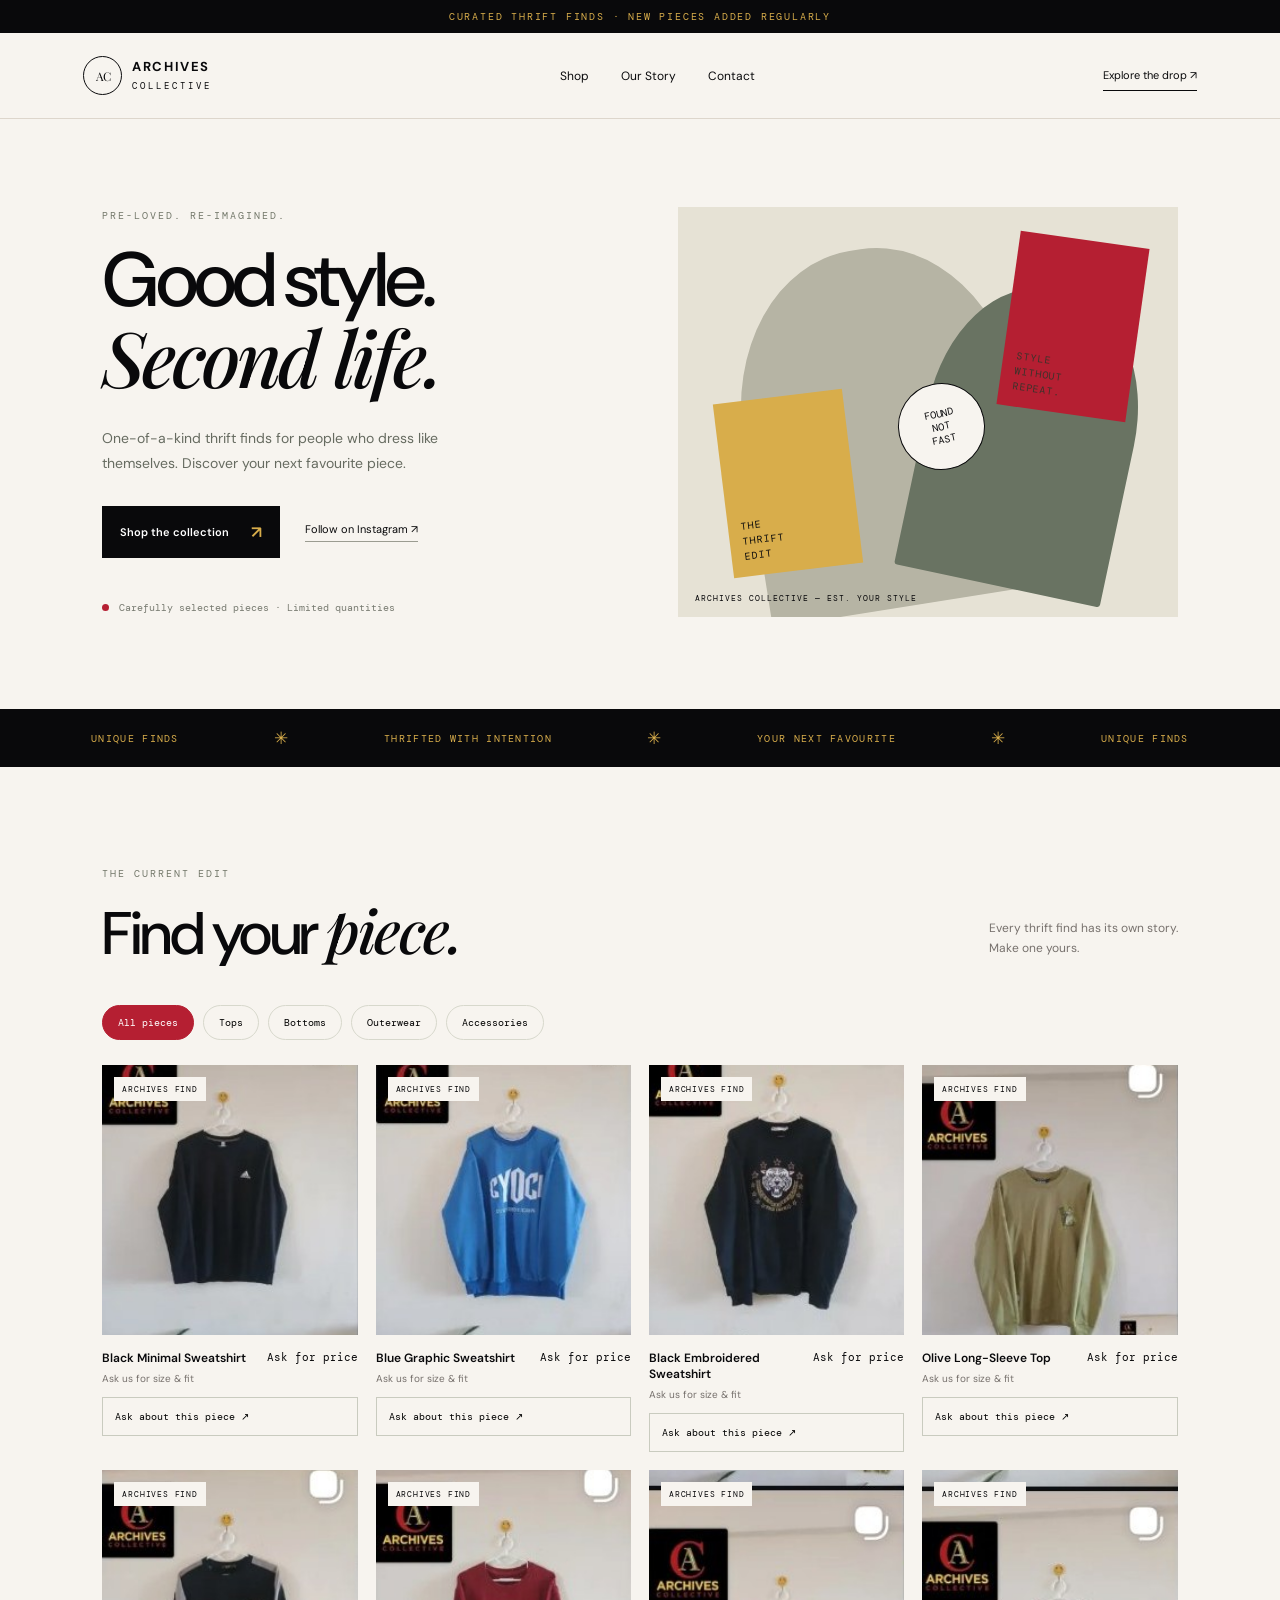
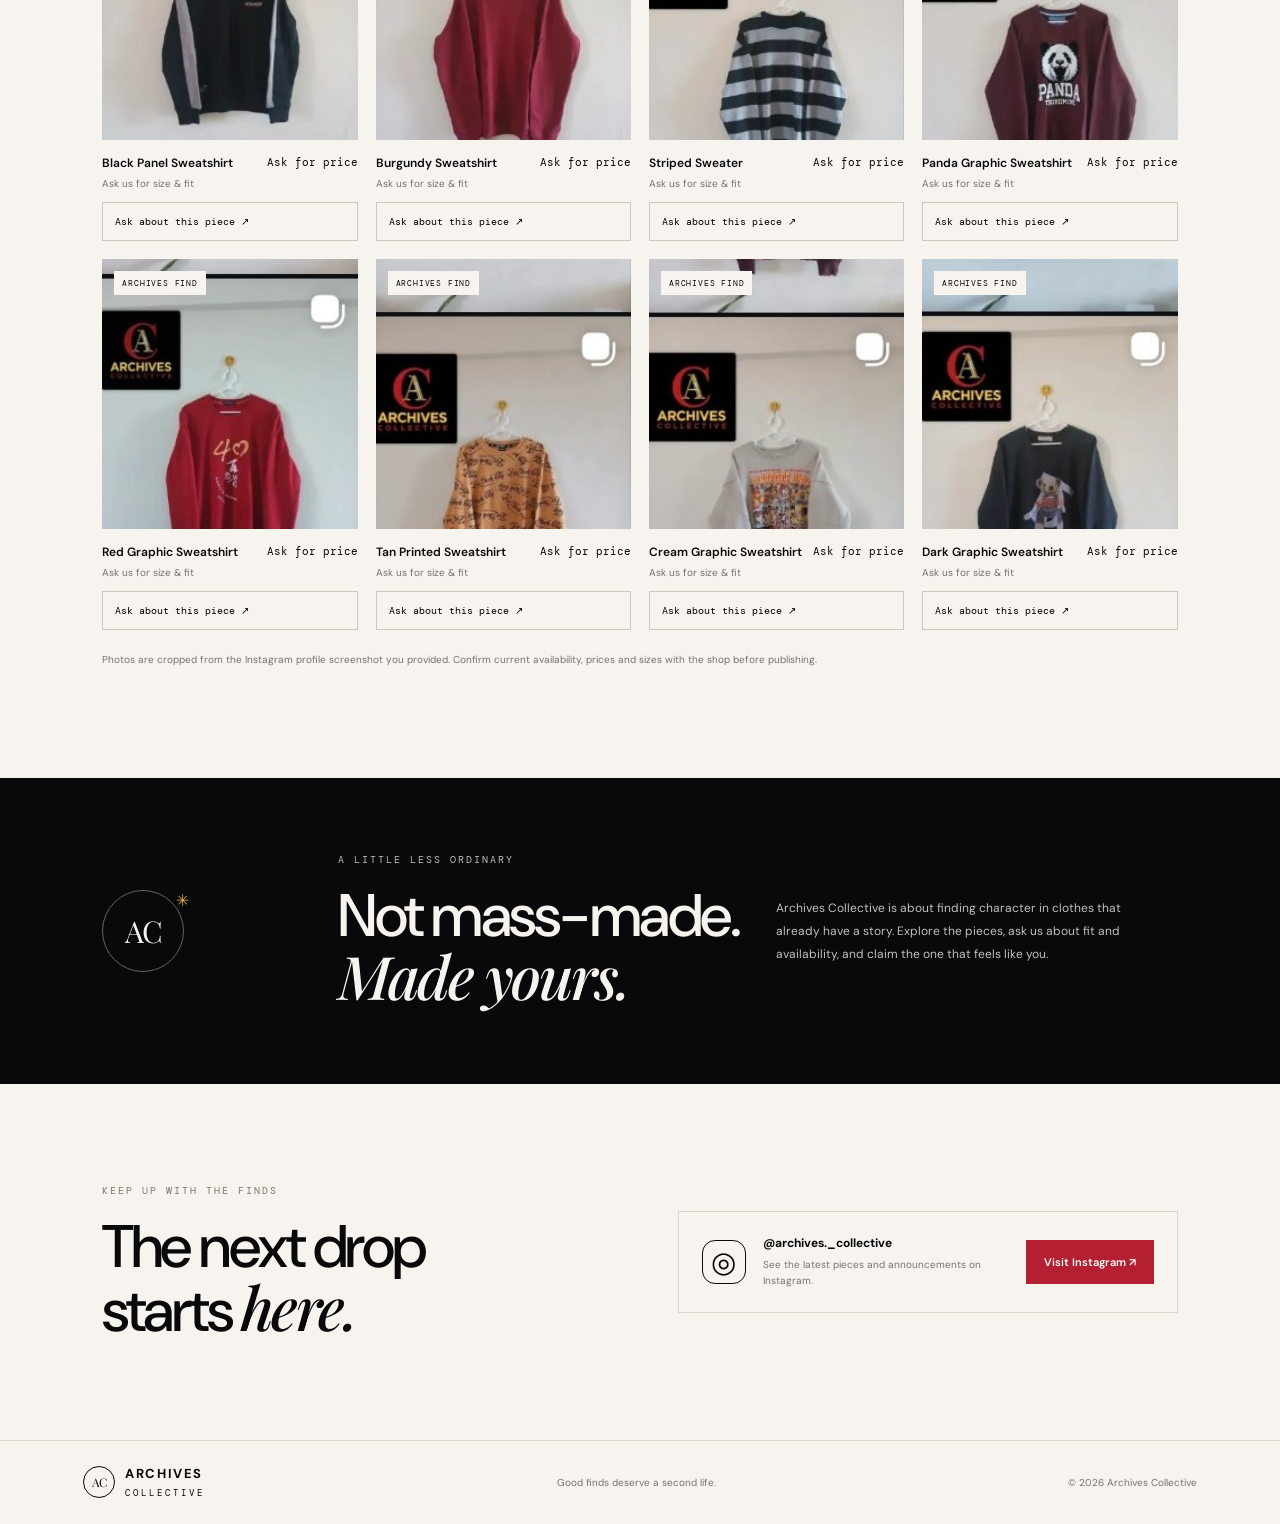
<file: archives_collective_shop_single_file.html>
<!DOCTYPE html>
<html lang="en">
<head>
  <meta charset="UTF-8">
  <meta name="viewport" content="width=device-width, initial-scale=1.0">
  <meta name="description" content="Shop carefully selected thrift fashion at Archives Collective. Browse the latest finds and order through WhatsApp.">
  <title>Archives Collective | Thrift Finds</title>
  <style>
@import url('https://fonts.googleapis.com/css2?family=DM+Mono:wght@400;500&family=DM+Sans:wght@400;500;600;700&family=Playfair+Display:ital,wght@0,500;0,600;1,500;1,600&display=swap');
:root{--ink:#09090b;--paper:#f7f4ef;--lime:#c99a35;--muted:#77716d;--line:#ddd6cc;--white:#fffef9;--gold:#d8ad4b;--red:#b51f32}
*{box-sizing:border-box}html{scroll-behavior:smooth}body{margin:0;background:var(--paper);color:var(--ink);font-family:'DM Sans',sans-serif}a{color:inherit;text-decoration:none}.announcement{background:var(--ink);color:var(--gold);text-align:center;padding:10px 14px;font:10px 'DM Mono',monospace;letter-spacing:1.8px}.site-header{height:86px;padding:0 6.5%;display:flex;align-items:center;justify-content:space-between;border-bottom:1px solid var(--line);gap:24px}.brand{display:flex;align-items:center;gap:10px;font-size:13px;font-weight:700;letter-spacing:1.6px;line-height:1.2}.brand small{display:block;font:9px 'DM Mono',monospace;letter-spacing:3px;margin-top:5px}.brand-mark{width:39px;height:39px;border:1px solid var(--ink);border-radius:50%;display:grid;place-items:center;font:12px 'Playfair Display',serif;letter-spacing:-1px}.site-header nav{display:flex;gap:32px;font-size:12px}.site-header nav a:hover,.text-link:hover{opacity:.6}.header-cta{font-size:11px;border-bottom:1px solid;padding:8px 0}.hero{display:grid;grid-template-columns:1fr 1fr;min-height:590px;padding:65px 8% 70px;gap:7%;align-items:center}.eyebrow{font:10px 'DM Mono',monospace;letter-spacing:2px;color:#74796b;margin:0 0 20px}.hero h1,.section-heading h2,.manifesto h2,.instagram-section h2{font-size:clamp(48px,6vw,78px);line-height:.99;letter-spacing:-3.8px;font-weight:500;margin:0}.hero h1 em,.section-heading h2 em,.manifesto h2 em,.instagram-section h2 em{font-family:'Playfair Display',serif;font-weight:500}.hero-text{max-width:370px;font-size:14px;line-height:1.8;color:#666b60;margin:26px 0 30px}.hero-actions{display:flex;align-items:center;gap:25px;flex-wrap:wrap}.button{display:inline-flex;align-items:center;justify-content:center;gap:22px;padding:15px 18px;font-size:11px;font-weight:600;transition:transform .2s}.button:hover{transform:translateY(-2px)}.button-dark{background:var(--ink);color:white}.button-dark span{color:var(--gold);font-size:17px}.text-link{font-size:11px;border-bottom:1px solid #9b9c91;padding:0 0 5px}.hero-note{margin-top:43px;font:10px 'DM Mono',monospace;color:#777a70;display:flex;gap:10px;align-items:center}.dot{width:7px;height:7px;background:#b51f32;border-radius:50%}.hero-art{height:410px;position:relative;background:#e6e2d5;overflow:hidden;display:flex;align-items:center;justify-content:center}.hero-art:before{content:"";position:absolute;width:280px;height:360px;background:#b6b4a4;transform:rotate(-9deg);left:13%;top:10%;border-radius:48% 48% 8px 8px}.hero-art:after{content:"";position:absolute;width:210px;height:300px;background:#697362;transform:rotate(12deg);right:9%;top:20%;border-radius:45% 45% 3px 3px}.art-card{position:absolute;z-index:1;width:130px;height:175px;display:flex;align-items:end;padding:13px;font:10px 'DM Mono',monospace;letter-spacing:1px;line-height:1.5}.art-card-one{background:#d8ad4b;left:9%;bottom:11%;transform:rotate(-7deg)}.art-card-two{background:#b51f32;right:8%;top:8%;transform:rotate(8deg);color:#3b332b}.art-sticker{position:absolute;z-index:2;left:44%;top:43%;width:87px;height:87px;border-radius:50%;background:var(--paper);display:grid;place-items:center;text-align:center;font:10px 'DM Mono',monospace;line-height:1.3;transform:rotate(-12deg);border:1px solid var(--ink)}.art-caption{position:absolute;z-index:3;bottom:14px;left:17px;font:8px 'DM Mono',monospace;letter-spacing:1px}.ticker{background:var(--gold);display:flex;justify-content:space-around;align-items:center;gap:15px;padding:18px 4%;font:10px 'DM Mono',monospace;letter-spacing:1.3px;flex-wrap:wrap}.ticker b{font-size:17px;font-weight:400}.section-wrap{padding:100px 8%}.section-heading{display:flex;justify-content:space-between;align-items:end;gap:20px}.section-heading h2,.manifesto h2,.instagram-section h2{font-size:clamp(42px,5vw,60px);letter-spacing:-2.5px}.section-heading>p{font-size:12px;line-height:1.7;color:var(--muted);margin:0 0 5px}.filter-row{display:flex;gap:9px;margin:42px 0 25px;flex-wrap:wrap}.filter{border:1px solid #d7d8cc;background:transparent;padding:10px 15px;border-radius:99px;font:10px 'DM Mono',monospace;cursor:pointer}.filter.active,.filter:hover{background:#b51f32;color:white;border-color:#b51f32}.product-grid{display:grid;grid-template-columns:repeat(4,1fr);gap:18px}.product-card{min-width:0}.product-image{height:270px;position:relative;display:flex;align-items:center;justify-content:center;overflow:hidden}.image-1{background:#d6d5c8}.image-2{background:#c8d0c4}.image-3{background:#dfc8b4}.image-4{background:#d8cdd2}.product-image:before{content:"";width:48%;height:72%;border-radius:40% 40% 7% 7%;background:rgba(57,65,51,.23);position:absolute;transform:rotate(-6deg)}.image-2:before{background:rgba(50,69,91,.3);width:42%;height:68%;border-radius:10% 10% 4% 4%;transform:rotate(5deg)}.image-3:before{background:rgba(109,76,49,.28);width:57%;height:69%;border-radius:30% 30% 3% 3%;transform:rotate(3deg)}.image-4:before{width:35%;height:42%;border-radius:50%;background:rgba(87,54,76,.25);transform:rotate(20deg)}.image-label{position:absolute;top:12px;left:12px;background:var(--paper);padding:7px 8px;font:8px 'DM Mono',monospace;letter-spacing:.8px}.placeholder-label{position:relative;z-index:1;background:rgba(246,244,237,.8);padding:7px 9px;font:8px 'DM Mono',monospace;letter-spacing:1px}.product-info{display:flex;justify-content:space-between;gap:8px;padding:15px 0 12px}.product-info h3{font-size:12px;margin:0 0 6px;font-weight:600}.product-info p{font-size:10px;color:var(--muted);margin:0}.product-info strong{font:11px 'DM Mono',monospace;white-space:nowrap}.order-button{width:100%;background:transparent;border:1px solid #c9cbbf;padding:12px;text-align:left;font:10px 'DM Mono',monospace;cursor:pointer}.order-button:hover{background:#b51f32;color:#fffef9;border-color:#b51f32}.demo-note{font-size:10px;line-height:1.6;color:var(--muted);margin-top:22px}.manifesto{background:var(--ink);color:var(--paper);padding:75px 8%;display:grid;grid-template-columns:.5fr 1fr 1fr;gap:35px;align-items:center}.manifesto .eyebrow{color:#bdc0b2}.manifesto-mark{font:30px 'Playfair Display',serif;letter-spacing:-2px;border:1px solid #62665b;border-radius:50%;width:82px;height:82px;display:grid;place-items:center;position:relative}.manifesto-mark span{position:absolute;font:16px sans-serif;right:-4px;top:0;color:var(--gold)}.manifesto-text{font-size:12px;line-height:1.9;color:#c0c2b8;max-width:370px}.instagram-section{display:flex;justify-content:space-between;align-items:center;gap:40px}.instagram-card{display:flex;align-items:center;gap:17px;border:1px solid var(--line);padding:23px;max-width:500px;flex:1}.ig-icon{width:44px;height:44px;border:1px solid var(--ink);border-radius:13px;display:grid;place-items:center;font-size:29px;flex-shrink:0}.instagram-card h3{font-size:12px;margin:0 0 6px}.instagram-card p{font-size:10px;line-height:1.6;color:var(--muted);margin:0}.button-light{background:#b51f32;color:#fffef9;white-space:nowrap;margin-left:auto}.site-footer{border-top:1px solid var(--line);padding:25px 6.5%;display:flex;justify-content:space-between;align-items:center;gap:20px;flex-wrap:wrap}.footer-brand .brand-mark{width:32px;height:32px}.site-footer p,.site-footer>span{font-size:10px;color:var(--muted)}
@media(max-width:850px){.hero{padding:50px 6%;gap:4%;min-height:520px}.hero-art{height:340px}.product-grid{grid-template-columns:repeat(2,1fr);gap:25px 14px}.product-image{height:300px}.manifesto{grid-template-columns:.3fr 1fr;gap:25px}.manifesto-text{grid-column:2}.instagram-section{align-items:flex-start;flex-direction:column}.instagram-card{max-width:none;width:100%}.site-header{padding:0 5%}.site-header nav{gap:16px}}
@media(max-width:580px){.site-header{height:auto;min-height:76px;flex-wrap:wrap;padding:15px 5%;gap:14px}.site-header nav{order:3;width:100%;justify-content:space-between;border-top:1px solid var(--line);padding-top:12px}.header-cta{font-size:10px}.hero{grid-template-columns:1fr;padding:45px 6% 50px;gap:35px}.hero h1{font-size:65px}.hero-art{height:330px}.section-wrap{padding:70px 6%}.section-heading{align-items:flex-start;flex-direction:column}.section-heading h2{font-size:48px}.section-heading>p br{display:none}.product-image{height:220px}.product-info{flex-direction:column}.product-info strong{margin-top:3px}.manifesto{padding:55px 6%;grid-template-columns:1fr;gap:22px}.manifesto-mark{width:60px;height:60px;font-size:23px}.manifesto-text{grid-column:auto;margin:0}.instagram-card{padding:16px;flex-wrap:wrap}.button-light{margin-left:0;width:100%}.ticker{font-size:8px}.site-footer{padding:25px 6%;align-items:flex-start;flex-direction:column;gap:12px}.site-footer p{margin:0}}

.real-product{background:#e9e6dc}.real-product:before{display:none}.real-product img{width:100%;height:100%;object-fit:cover;display:block}.real-product .image-label{z-index:2}

/* Archives Collective brand palette: black, red and gold */
.button-dark span{color:#d8ad4b}
.hero-note .dot{background:#b51f32}
.ticker{background:#09090b;color:#d8ad4b}
.manifesto-mark span{color:#d8ad4b}

</style>
</head>
<body>
  <div class="announcement">CURATED THRIFT FINDS · NEW PIECES ADDED REGULARLY</div>
  <header class="site-header">
    <a class="brand" href="#home" aria-label="Archives Collective home">
      <span class="brand-mark">AC</span>
      <span>ARCHIVES <small>COLLECTIVE</small></span>
    </a>
    <nav aria-label="Main navigation">
      <a href="#shop">Shop</a>
      <a href="#about">Our Story</a>
      <a href="#contact">Contact</a>
    </nav>
    <a class="header-cta" href="#shop">Explore the drop ↗</a>
  </header>

  <main>
    <section class="hero" id="home">
      <div class="hero-copy">
        <p class="eyebrow">PRE-LOVED. RE-IMAGINED.</p>
        <h1>Good style.<br><em>Second life.</em></h1>
        <p class="hero-text">One-of-a-kind thrift finds for people who dress like themselves. Discover your next favourite piece.</p>
        <div class="hero-actions">
          <a class="button button-dark" href="#shop">Shop the collection <span>↗</span></a>
          <a class="text-link" href="https://www.instagram.com/archives._collective/" target="_blank" rel="noopener">Follow on Instagram ↗</a>
        </div>
        <div class="hero-note"><span class="dot"></span> Carefully selected pieces · Limited quantities</div>
      </div>
      <div class="hero-art" role="img" aria-label="Editorial fashion collage">
        <div class="art-card art-card-one"><span>THE<br>THRIFT<br>EDIT</span></div>
        <div class="art-card art-card-two"><span>STYLE<br>WITHOUT<br>REPEAT.</span></div>
        <div class="art-sticker">FOUND<br>NOT<br>FAST</div>
        <div class="art-caption">ARCHIVES COLLECTIVE — EST. YOUR STYLE</div>
      </div>
    </section>

    <section class="ticker" aria-label="Shop highlights">
      <span>UNIQUE FINDS</span><b>✳</b><span>THRIFTED WITH INTENTION</span><b>✳</b><span>YOUR NEXT FAVOURITE</span><b>✳</b><span>UNIQUE FINDS</span>
    </section>

    <section class="shop-section section-wrap" id="shop">
      <div class="section-heading">
        <div><p class="eyebrow">THE CURRENT EDIT</p><h2>Find your <em>piece.</em></h2></div>
        <p>Every thrift find has its own story.<br>Make one yours.</p>
      </div>
      <div class="filter-row" role="group" aria-label="Filter products">
        <button class="filter active" data-filter="all">All pieces</button>
        <button class="filter" data-filter="tops">Tops</button>
        <button class="filter" data-filter="bottoms">Bottoms</button>
        <button class="filter" data-filter="outerwear">Outerwear</button>
        <button class="filter" data-filter="accessories">Accessories</button>
      </div>
      <div class="product-grid" id="product-grid">
        <article class="product-card" data-category="tops">
          <div class="product-image real-product"><img src="[data-uri]" alt="Black Minimal Sweatshirt" loading="lazy"><span class="image-label">ARCHIVES FIND</span></div>
          <div class="product-info"><div><h3>Black Minimal Sweatshirt</h3><p>Ask us for size &amp; fit</p></div><strong>Ask for price</strong></div>
          <button class="order-button" data-product="Black Minimal Sweatshirt">Ask about this piece ↗</button>
        </article>
        <article class="product-card" data-category="tops">
          <div class="product-image real-product"><img src="[data-uri]" alt="Blue Graphic Sweatshirt" loading="lazy"><span class="image-label">ARCHIVES FIND</span></div>
          <div class="product-info"><div><h3>Blue Graphic Sweatshirt</h3><p>Ask us for size &amp; fit</p></div><strong>Ask for price</strong></div>
          <button class="order-button" data-product="Blue Graphic Sweatshirt">Ask about this piece ↗</button>
        </article>
        <article class="product-card" data-category="tops">
          <div class="product-image real-product"><img src="[data-uri]" alt="Black Embroidered Sweatshirt" loading="lazy"><span class="image-label">ARCHIVES FIND</span></div>
          <div class="product-info"><div><h3>Black Embroidered Sweatshirt</h3><p>Ask us for size &amp; fit</p></div><strong>Ask for price</strong></div>
          <button class="order-button" data-product="Black Embroidered Sweatshirt">Ask about this piece ↗</button>
        </article>
        <article class="product-card" data-category="tops">
          <div class="product-image real-product"><img src="[data-uri]" alt="Olive Long-Sleeve Top" loading="lazy"><span class="image-label">ARCHIVES FIND</span></div>
          <div class="product-info"><div><h3>Olive Long-Sleeve Top</h3><p>Ask us for size &amp; fit</p></div><strong>Ask for price</strong></div>
          <button class="order-button" data-product="Olive Long-Sleeve Top">Ask about this piece ↗</button>
        </article>
        <article class="product-card" data-category="tops">
          <div class="product-image real-product"><img src="[data-uri]" alt="Black Panel Sweatshirt" loading="lazy"><span class="image-label">ARCHIVES FIND</span></div>
          <div class="product-info"><div><h3>Black Panel Sweatshirt</h3><p>Ask us for size &amp; fit</p></div><strong>Ask for price</strong></div>
          <button class="order-button" data-product="Black Panel Sweatshirt">Ask about this piece ↗</button>
        </article>
        <article class="product-card" data-category="tops">
          <div class="product-image real-product"><img src="[data-uri]" alt="Burgundy Sweatshirt" loading="lazy"><span class="image-label">ARCHIVES FIND</span></div>
          <div class="product-info"><div><h3>Burgundy Sweatshirt</h3><p>Ask us for size &amp; fit</p></div><strong>Ask for price</strong></div>
          <button class="order-button" data-product="Burgundy Sweatshirt">Ask about this piece ↗</button>
        </article>
        <article class="product-card" data-category="tops">
          <div class="product-image real-product"><img src="[data-uri]" alt="Striped Sweater" loading="lazy"><span class="image-label">ARCHIVES FIND</span></div>
          <div class="product-info"><div><h3>Striped Sweater</h3><p>Ask us for size &amp; fit</p></div><strong>Ask for price</strong></div>
          <button class="order-button" data-product="Striped Sweater">Ask about this piece ↗</button>
        </article>
        <article class="product-card" data-category="tops">
          <div class="product-image real-product"><img src="[data-uri]" alt="Panda Graphic Sweatshirt" loading="lazy"><span class="image-label">ARCHIVES FIND</span></div>
          <div class="product-info"><div><h3>Panda Graphic Sweatshirt</h3><p>Ask us for size &amp; fit</p></div><strong>Ask for price</strong></div>
          <button class="order-button" data-product="Panda Graphic Sweatshirt">Ask about this piece ↗</button>
        </article>
        <article class="product-card" data-category="tops">
          <div class="product-image real-product"><img src="[data-uri]" alt="Red Graphic Sweatshirt" loading="lazy"><span class="image-label">ARCHIVES FIND</span></div>
          <div class="product-info"><div><h3>Red Graphic Sweatshirt</h3><p>Ask us for size &amp; fit</p></div><strong>Ask for price</strong></div>
          <button class="order-button" data-product="Red Graphic Sweatshirt">Ask about this piece ↗</button>
        </article>
        <article class="product-card" data-category="tops">
          <div class="product-image real-product"><img src="[data-uri]" alt="Tan Printed Sweatshirt" loading="lazy"><span class="image-label">ARCHIVES FIND</span></div>
          <div class="product-info"><div><h3>Tan Printed Sweatshirt</h3><p>Ask us for size &amp; fit</p></div><strong>Ask for price</strong></div>
          <button class="order-button" data-product="Tan Printed Sweatshirt">Ask about this piece ↗</button>
        </article>
        <article class="product-card" data-category="tops">
          <div class="product-image real-product"><img src="[data-uri]" alt="Cream Graphic Sweatshirt" loading="lazy"><span class="image-label">ARCHIVES FIND</span></div>
          <div class="product-info"><div><h3>Cream Graphic Sweatshirt</h3><p>Ask us for size &amp; fit</p></div><strong>Ask for price</strong></div>
          <button class="order-button" data-product="Cream Graphic Sweatshirt">Ask about this piece ↗</button>
        </article>
        <article class="product-card" data-category="tops">
          <div class="product-image real-product"><img src="[data-uri]" alt="Dark Graphic Sweatshirt" loading="lazy"><span class="image-label">ARCHIVES FIND</span></div>
          <div class="product-info"><div><h3>Dark Graphic Sweatshirt</h3><p>Ask us for size &amp; fit</p></div><strong>Ask for price</strong></div>
          <button class="order-button" data-product="Dark Graphic Sweatshirt">Ask about this piece ↗</button>
        </article>
      </div>
      <p class="demo-note">Photos are cropped from the Instagram profile screenshot you provided. Confirm current availability, prices and sizes with the shop before publishing.</p>
    </section>

    <section class="manifesto" id="about">
      <div class="manifesto-mark">AC<span>✳</span></div>
      <div><p class="eyebrow">A LITTLE LESS ORDINARY</p><h2>Not mass-made.<br><em>Made yours.</em></h2></div>
      <p class="manifesto-text">Archives Collective is about finding character in clothes that already have a story. Explore the pieces, ask us about fit and availability, and claim the one that feels like you.</p>
    </section>

    <section class="instagram-section section-wrap" id="contact">
      <div><p class="eyebrow">KEEP UP WITH THE FINDS</p><h2>The next drop<br>starts <em>here.</em></h2></div>
      <div class="instagram-card">
        <div class="ig-icon">◎</div>
        <div><h3>@archives._collective</h3><p>See the latest pieces and announcements on Instagram.</p></div>
        <a class="button button-light" href="https://www.instagram.com/archives._collective/" target="_blank" rel="noopener">Visit Instagram ↗</a>
      </div>
    </section>
  </main>

  <footer class="site-footer">
    <a class="brand footer-brand" href="#home"><span class="brand-mark">AC</span><span>ARCHIVES <small>COLLECTIVE</small></span></a>
    <p>Good finds deserve a second life.</p>
    <span>© <span id="year"></span> Archives Collective</span>
  </footer>
  <script>
// Before publishing: replace the placeholder WhatsApp number below with the shop's number.
const WHATSAPP_NUMBER = "254115015610"; // Kenya number supplied by the owner

document.getElementById("year").textContent = new Date().getFullYear();

document.querySelectorAll(".filter").forEach(button => {
  button.addEventListener("click", () => {
    document.querySelectorAll(".filter").forEach(item => item.classList.remove("active"));
    button.classList.add("active");
    const category = button.dataset.filter;
    document.querySelectorAll(".product-card").forEach(card => {
      card.hidden = category !== "all" && card.dataset.category !== category;
    });
  });
});

document.querySelectorAll(".order-button").forEach(button => {
  button.addEventListener("click", () => {
    const product = button.dataset.product;
    const message = `Hi Archives Collective! I'm interested in the ${product}. Is it available? Please share the price, size and delivery details.`;
    if (!WHATSAPP_NUMBER) {
      alert("WhatsApp ordering is not configured yet. Please contact the shop through Instagram.");
      window.open("https://www.instagram.com/archives._collective/", "_blank", "noopener");
      return;
    }
    window.open(`https://wa.me/${WHATSAPP_NUMBER}?text=${encodeURIComponent(message)}`, "_blank", "noopener");
  });
});

</script>
</body>
</html>
</file>
